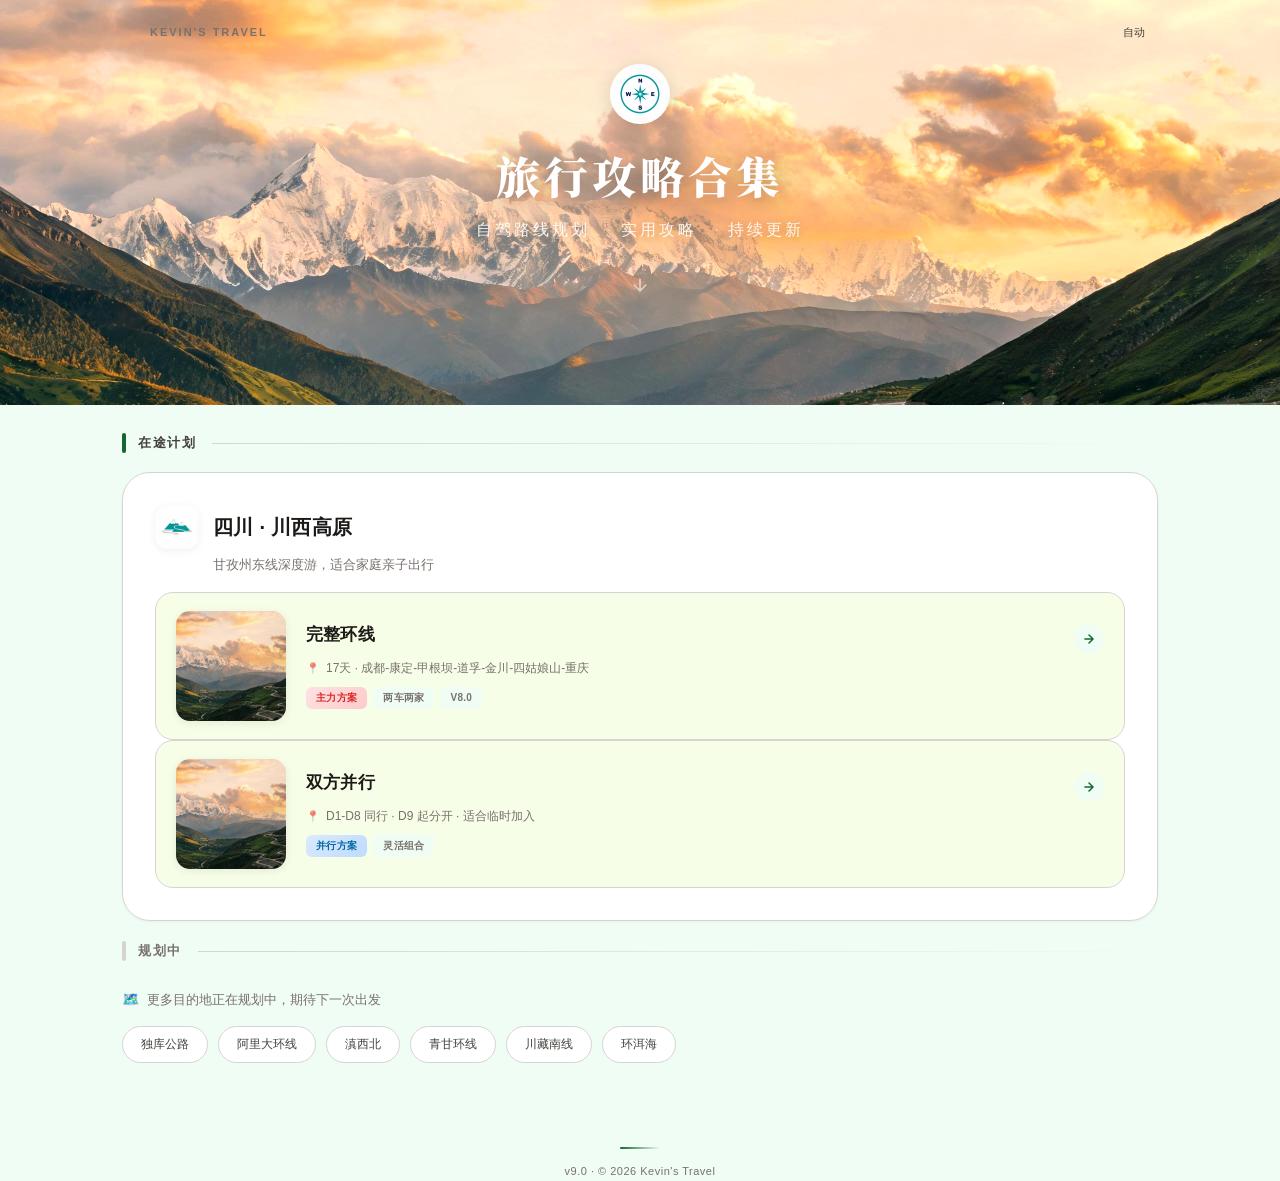
<file: index.html>
<!DOCTYPE html>
<html lang="zh-CN">
<head>
    <meta charset="UTF-8">
    <meta name="viewport" content="width=device-width, initial-scale=1.0, minimum-scale=1.0, maximum-scale=5.0">
    <meta name="description" content="旅行攻略合集 - 川西、新疆、西藏等自驾路线规划">
    <title>旅行攻略合集 | Kevin's Travel</title>
    <link rel="icon" href="assets/icon-compass.jpg">
    <link rel="preconnect" href="https://fonts.googleapis.com">
    <link rel="preconnect" href="https://fonts.gstatic.com" crossorigin>
    <link href="https://fonts.googleapis.com/css2?family=Noto+Serif+SC:wght@600;700;900&family=Inter:wght@400;500;600;700;800&display=swap" rel="stylesheet">
    <link id="themeCSS" rel="stylesheet" href="themes/journal.css">
    <style>
        /* ===== Reset & Base ===== */
        * { margin: 0; padding: 0; box-sizing: border-box; }

        html { scroll-behavior: smooth; }

        body {
            font-family: -apple-system, BlinkMacSystemFont, "HarmonyOS Sans", "PingFang SC", "Microsoft YaHei", "Noto Sans SC", sans-serif;
            background: var(--bg-body);
            color: var(--text);
            line-height: 1.6;
            font-size: 15px;
            min-height: 100vh;
            -webkit-font-smoothing: antialiased;
            -moz-osx-font-smoothing: grayscale;
        }

        /* ===== Top Bar ===== */
        .top-bar {
            position: relative;
            z-index: 10;
            max-width: 1100px;
            margin: 0 auto;
            padding: 16px 24px 0;
            display: flex;
            justify-content: space-between;
            align-items: center;
        }

        @media (min-width: 769px) {
            .top-bar { padding: 20px 32px 0; }
        }

        .brand {
            display: flex;
            align-items: center;
            gap: 8px;
            font-size: 11px;
            font-weight: 600;
            color: var(--text-light);
            letter-spacing: 2px;
            text-transform: uppercase;
        }

        .brand::before {
            content: '';
            width: 20px;
            height: 20px;
            background: var(--gradient-sky);
            border-radius: 50%;
            opacity: 0.8;
            flex-shrink: 0;
        }

        .theme-bar {
            display: flex;
            gap: 5px;
            align-items: center;
            flex-wrap: wrap;
            justify-content: flex-end;
        }

        .theme-btn {
            background: transparent;
            border: 1.5px solid var(--border);
            border-radius: 20px;
            color: var(--text-secondary);
            padding: 4px 10px;
            font-size: 11px;
            cursor: pointer;
            white-space: nowrap;
            transition: all 0.2s ease;
            font-family: inherit;
        }

        .theme-btn:hover { border-color: var(--primary); color: var(--primary); }
        .theme-btn.active {
            background: var(--primary);
            color: #fff;
            border-color: var(--primary);
        }

        .dark-toggle-btn {
            background: var(--glass-bg);
            backdrop-filter: blur(8px);
            -webkit-backdrop-filter: blur(8px);
            border: 1.5px solid var(--glass-border);
            border-radius: 20px;
            color: var(--text-secondary);
            padding: 5px 12px;
            font-size: 11px;
            cursor: pointer;
            white-space: nowrap;
            transition: all 0.25s ease;
            font-family: inherit;
            font-weight: 500;
            letter-spacing: 0.5px;
        }

        .dark .dark-toggle-btn {
            background: var(--dark-glass-bg);
            border-color: var(--dark-glass-border);
            color: var(--dark-text-secondary);
        }

        .dark-toggle-btn:hover {
            border-color: var(--primary);
            color: var(--primary);
            background: var(--primary-bg);
        }

        /* ===== Hero ===== */
        .hero {
            position: relative;
            overflow: hidden;
            color: white;
            padding: 40px 24px 60px;
            margin: -52px 0 0 0;
            text-align: center;
            min-height: 340px;
            display: flex;
            flex-direction: column;
            justify-content: center;
            align-items: center;
        }

        @media (min-width: 769px) {
            .hero { padding: 72px 48px 96px; min-height: 420px; margin-top: -60px; }
        }

        /* Hero background image */
        .hero::before {
            content: '';
            position: absolute;
            inset: 0;
            background-image: url('assets/hero-sichuan.jpg');
            background-size: cover;
            background-position: center 25%;
            z-index: 0;
            filter: saturate(1.05) contrast(1.1);
        }

        /* Hero gradient overlay */
        .hero::after {
            content: '';
            position: absolute;
            inset: 0;
            background: var(--hero-overlay);
            z-index: 1;
        }

        .dark .hero::after {
            background: var(--dark-hero-overlay);
        }

        .hero-content {
            position: relative;
            z-index: 3;
            max-width: 700px;
            width: 100%;
            animation: heroFadeIn 0.8s ease-out;
        }

        @keyframes heroFadeIn {
            from { opacity: 0; transform: translateY(20px); }
            to   { opacity: 1; transform: translateY(0); }
        }

        .hero-icon {
            display: inline-flex;
            align-items: center;
            justify-content: center;
            width: 52px;
            height: 52px;
            border-radius: 50%;
            background: var(--glass-bg);
            backdrop-filter: blur(var(--glass-blur));
            -webkit-backdrop-filter: blur(var(--glass-blur));
            margin-bottom: 20px;
            overflow: hidden;
            border: 2px solid var(--glass-border);
            box-shadow: 0 4px 20px rgba(0,0,0,0.15);
            transition: transform 0.3s ease;
        }

        .hero-icon:hover { transform: scale(1.05); }

        .hero-icon img {
            width: 100%;
            height: 100%;
            object-fit: cover;
        }

        @media (min-width: 769px) {
            .hero-icon { width: 60px; height: 60px; margin-bottom: 24px; }
        }

        .hero h1 {
            font-family: "Noto Serif SC", serif;
            font-size: 30px;
            font-weight: 900;
            margin-bottom: 10px;
            letter-spacing: 3px;
            text-shadow: 0 2px 24px rgba(0,0,0,0.35);
            line-height: 1.25;
        }

        @media (min-width: 769px) {
            .hero h1 { font-size: 44px; margin-bottom: 14px; letter-spacing: 4px; }
        }

        .hero-subtitle {
            font-size: 14px;
            opacity: 0.9;
            font-weight: 400;
            letter-spacing: 2px;
            line-height: 1.6;
            text-shadow: 0 1px 12px rgba(0,0,0,0.25);
        }

        @media (min-width: 769px) {
            .hero-subtitle { font-size: 16px; letter-spacing: 3px; }
        }

        .hero-subtitle span {
            display: inline-block;
            padding: 0 12px;
            position: relative;
        }

        .hero-subtitle span + span::before {
            content: '·';
            position: absolute;
            left: -2px;
            opacity: 0.5;
        }

        /* Hero scroll indicator */
        .hero-scroll {
            position: relative;
            z-index: 3;
            margin-top: 28px;
            animation: bounceDown 2s ease-in-out infinite;
        }

        .hero-scroll svg {
            width: 20px;
            height: 20px;
            stroke: rgba(255,255,255,0.6);
            fill: none;
            stroke-width: 2;
            stroke-linecap: round;
        }

        @keyframes bounceDown {
            0%, 100% { transform: translateY(0); opacity: 0.6; }
            50% { transform: translateY(6px); opacity: 1; }
        }

        @media (min-width: 769px) {
            .hero-scroll { margin-top: 32px; }
        }

        /* ===== Content Area ===== */
        .content-area {
            max-width: 1100px;
            margin: 0 auto;
            padding: 20px 24px 40px;
            position: relative;
        }

        @media (min-width: 769px) {
            .content-area { padding: 28px 32px 56px; }
        }

        /* ===== Section Label ===== */
        .section-label {
            display: flex;
            align-items: center;
            gap: 12px;
            margin-bottom: 18px;
            position: relative;
        }

        .section-label::after {
            content: '';
            flex: 1;
            height: 1px;
            background: linear-gradient(90deg, var(--border) 0%, transparent 100%);
            margin-left: 4px;
        }

        .section-label-dot {
            width: 4px;
            height: 20px;
            border-radius: 2px;
            background: var(--primary);
            flex-shrink: 0;
        }

        .section-label-text {
            font-size: 13px;
            font-weight: 600;
            color: var(--text-secondary);
            letter-spacing: 1.5px;
            text-transform: uppercase;
            white-space: nowrap;
        }

        /* ===== Destination Card ===== */
        .dest-card {
            background: var(--bg-card);
            border-radius: 24px;
            padding: 24px;
            margin-bottom: 20px;
            box-shadow: var(--shadow-sm);
            border: 1px solid var(--border);
            transition: all 0.3s cubic-bezier(0.4, 0, 0.2, 1);
            position: relative;
            overflow: visible;
        }

        @media (min-width: 769px) {
            .dest-card { padding: 32px; border-radius: 28px; }
        }

        .dest-card:hover {
            box-shadow: var(--shadow-lg);
            border-color: var(--primary-border);
        }

        /* Subtle decorative gradient bar on the left */
        .dest-card::before {
            content: '';
            position: absolute;
            left: 0;
            top: 0;
            bottom: 0;
            width: 3px;
            background: var(--gradient-sky);
            border-radius: 0 3px 3px 0;
            opacity: 0.6;
        }

        .dark .dest-card::before {
            opacity: 0.4;
        }

        .dest-card-header {
            display: flex;
            align-items: center;
            gap: 14px;
            margin-bottom: 6px;
        }

        .dest-card-icon {
            width: 40px;
            height: 40px;
            border-radius: 12px;
            display: flex;
            align-items: center;
            justify-content: center;
            flex-shrink: 0;
            overflow: hidden;
            box-shadow: 0 2px 8px rgba(0,0,0,0.06);
        }

        @media (min-width: 769px) {
            .dest-card-icon { width: 44px; height: 44px; }
        }

        .dest-card-icon img {
            width: 100%;
            height: 100%;
            object-fit: cover;
        }

        .dest-card-icon.sichuan {
            background: linear-gradient(135deg, #DBEAFE, #E0F2FE);
        }

        .dark .dest-card-icon.sichuan {
            background: linear-gradient(135deg, #1E3A5F, #0C4A6E);
        }

        .dest-card-icon.xinjiang {
            background: linear-gradient(135deg, #FEF3C7, #FDE68A);
        }

        .dark .dest-card-icon.xinjiang {
            background: linear-gradient(135deg, #78350F, #92400E);
        }

        .dest-card-icon.xizang {
            background: linear-gradient(135deg, #F3E8FF, #EDE9FE);
        }

        .dark .dest-card-icon.xizang {
            background: linear-gradient(135deg, #3B0764, #581C87);
        }

        .dest-card h2 {
            font-size: 18px;
            color: var(--text);
            font-weight: 700;
            line-height: 1.3;
            letter-spacing: 0.3px;
        }

        @media (min-width: 769px) {
            .dest-card h2 { font-size: 20px; }
        }

        .dest-card-desc {
            font-size: 13px;
            color: var(--text-light);
            margin-bottom: 18px;
            padding-left: 54px;
            line-height: 1.5;
        }

        @media (min-width: 769px) {
            .dest-card-desc { padding-left: 58px; }
        }

        /* ===== Route Grid / Carousel ===== */
        .dest-grid {
            display: block;
            padding: 0;
            margin: 0;
            padding-bottom: 70vh;
        }

        .dest-grid::-webkit-scrollbar { display: none; }

        .dest-grid > .route-card {
            position: sticky;
            top: 88px;
            margin-bottom: 0;
            width: 100%;
        }

        /* 层叠滚动：后一张（DOM 靠后）粘在略低位置（露 14px 顶边），滚上来时盖住前一张；
           前一张内容缩小 + 上移 + 淡出，让标题从露出区露出来，形成两张卡叠在一起的层次感。 */
        .dest-grid > .route-card + .route-card {
            top: 102px;
        }

        @media (min-width: 769px) {
            .dest-grid {
                overflow: visible;
                margin: 0;
                padding: 0;
            }

            .dest-grid > .route-card {
                width: 100%;
                scroll-snap-align: none;
            }
        }

        /* ===== Swipe Dots ===== */
        .swipe-dots {
            display: none;
            justify-content: center;
            gap: 6px;
            margin-top: 14px;
        }

        .swipe-dot {
            width: 6px;
            height: 6px;
            border-radius: 50%;
            background: var(--border);
            transition: all 0.3s cubic-bezier(0.4, 0, 0.2, 1);
        }

        .swipe-dot.active {
            background: var(--primary);
            width: 20px;
            border-radius: 3px;
        }

        @media (min-width: 769px) {
            .swipe-dots { display: none; }
        }

        /* ===== Route Card ===== */
        .route-card {
            background: var(--bg-highlight);
            backdrop-filter: blur(12px);
            -webkit-backdrop-filter: blur(12px);
            border: 1px solid var(--border);
            border-radius: 16px;
            overflow: visible;
            transition: all 0.3s cubic-bezier(0.4, 0, 0.2, 1);
            position: relative;
        }

        @media (min-width: 769px) {
            .route-card { border-radius: 18px; }
        }

        .route-card:hover {
            border-color: var(--primary-border);
            box-shadow: var(--shadow-primary);
        }

        .route-card a {
            display: flex;
            align-items: center;
            gap: 16px;
            text-decoration: none;
            color: var(--text);
            padding: 16px 18px;
            transition: opacity 0.25s ease, transform 0.25s ease;
            transform-origin: center center;
        }

        @media (min-width: 769px) {
            .route-card a { padding: 18px 20px; gap: 20px; }
        }

        /* Thumbnail */
        .route-thumb {
            width: 88px;
            height: 88px;
            border-radius: 12px;
            overflow: hidden;
            flex-shrink: 0;
            position: relative;
            box-shadow: 0 2px 8px rgba(0,0,0,0.08);
        }

        @media (min-width: 769px) {
            .route-thumb { width: 110px; height: 110px; border-radius: 14px; }
        }

        .route-thumb img {
            width: 100%;
            height: 100%;
            object-fit: cover;
            display: block;
            transition: transform 0.4s ease;
        }

        .route-card:hover .route-thumb img {
            transform: scale(1.08);
        }

        /* Thumbnail overlay gradient */
        .route-thumb::after {
            content: '';
            position: absolute;
            inset: 0;
            background: linear-gradient(135deg, transparent 50%, rgba(0,0,0,0.10) 100%);
            pointer-events: none;
        }

        .route-info {
            flex: 1;
            min-width: 0;
        }

        .route-card-top {
            display: flex;
            justify-content: space-between;
            align-items: flex-start;
            gap: 8px;
        }

        .route-name {
            font-weight: 700;
            font-size: 16px;
            line-height: 1.35;
            color: var(--text);
            letter-spacing: 0.2px;
        }

        @media (min-width: 769px) {
            .route-name { font-size: 17px; }
        }

        .route-arrow {
            flex-shrink: 0;
            width: 30px;
            height: 30px;
            border-radius: 50%;
            background: var(--primary-bg);
            display: flex;
            align-items: center;
            justify-content: center;
            transition: all 0.3s cubic-bezier(0.4, 0, 0.2, 1);
        }

        .route-arrow svg {
            width: 14px;
            height: 14px;
            stroke: var(--primary);
            fill: none;
            stroke-width: 2.5;
            stroke-linecap: round;
            stroke-linejoin: round;
            transition: transform 0.3s ease;
        }

        .route-card:hover .route-arrow {
            background: var(--gradient-sky);
        }

        .route-card:hover .route-arrow svg {
            stroke: white;
            transform: translateX(2px);
        }

        .route-meta {
            font-size: 12px;
            color: var(--text-light);
            margin-top: 5px;
            line-height: 1.5;
            display: flex;
            align-items: center;
            gap: 6px;
        }

        .route-meta::before {
            content: '📍';
            font-size: 11px;
            opacity: 0.7;
        }

        .route-tags {
            display: flex;
            gap: 6px;
            margin-top: 10px;
            flex-wrap: wrap;
        }

        .route-tag {
            font-size: 10px;
            padding: 3px 10px;
            border-radius: 6px;
            font-weight: 600;
            letter-spacing: 0.3px;
            text-transform: uppercase;
        }

        .route-tag.main {
            background: linear-gradient(135deg, #FEE2E2, #FECACA);
            color: #DC2626;
        }

        .dark .route-tag.main {
            background: linear-gradient(135deg, #7F1D1D, #991B1B);
            color: #FCA5A5;
        }

        .route-tag.parallel {
            background: linear-gradient(135deg, #DBEAFE, #BFDBFE);
            color: #0369A1;
        }

        .dark .route-tag.parallel {
            background: linear-gradient(135deg, #1E3A5F, #1E40AF);
            color: #93C5FD;
        }

        .route-tag.info {
            background: var(--bg-body);
            color: var(--text-light);
        }

        .dark .route-tag.info {
            background: var(--dark-bg-secondary);
            color: var(--dark-text-light);
        }

        /* ===== Future Destinations ===== */
        .future-section {
            padding: 8px 0 0;
        }

        .future-text {
            font-size: 13px;
            color: var(--text-light);
            line-height: 1.7;
            display: flex;
            align-items: center;
            gap: 8px;
        }

        .future-text::before {
            content: '🗺️';
            font-size: 14px;
        }

        .future-chips {
            display: flex;
            gap: 10px;
            margin-top: 14px;
            overflow-x: auto;
            -webkit-overflow-scrolling: touch;
            padding-bottom: 4px;
        }

        .future-chips::-webkit-scrollbar { display: none; }

        .future-chip {
            flex-shrink: 0;
            font-size: 12px;
            color: var(--text-secondary);
            padding: 8px 18px;
            border-radius: 100px;
            background: var(--bg-card);
            backdrop-filter: blur(8px);
            -webkit-backdrop-filter: blur(8px);
            border: 1px solid var(--border);
            white-space: nowrap;
            transition: all 0.25s cubic-bezier(0.4, 0, 0.2, 1);
            font-weight: 500;
            cursor: default;
        }

        .future-chip:hover {
            border-color: var(--primary-border);
            color: var(--primary);
            background: var(--primary-bg);
            transform: translateY(-1px);
            box-shadow: 0 2px 8px rgba(2,132,199,0.08);
        }

        /* ===== Footer ===== */
        .footer {
            text-align: center;
            padding: 24px 24px 0;
            font-size: 11px;
            color: var(--text-light);
            max-width: 1100px;
            margin: 0 auto;
            letter-spacing: 0.5px;
        }

        .footer-divider {
            width: 40px;
            height: 2px;
            background: linear-gradient(90deg, var(--primary), transparent);
            border-radius: 1px;
            margin: 0 auto 14px;
        }

        .footer a {
            color: var(--primary);
            text-decoration: none;
        }

        .footer a:hover {
            text-decoration: underline;
        }

        /* ===== Responsive fine-tuning ===== */
        @media (max-width: 480px) {
            .dest-card { padding: 18px; border-radius: 20px; }
            .dest-grid { margin: 0; }
            .dest-grid > .route-card { min-width: 0; width: 100%; }
            .route-card a { padding: 12px 14px; gap: 12px; }
            .route-thumb { width: 72px; height: 72px; }
            .route-name { font-size: 14px; }
        }

        /* ===== Page transition ===== */
        .content-area > * {
            animation: sectionFadeIn 0.6s ease-out both;
        }

        .content-area > *:nth-child(2) { animation-delay: 0.1s; }
        .content-area > *:nth-child(3) { animation-delay: 0.2s; }

        @keyframes sectionFadeIn {
            from { opacity: 0; }
            to   { opacity: 1; }
        }
    </style>
</head>
<body>
    <!-- Top bar -->
    <div class="top-bar">
        <div class="brand">Kevin's Travel</div>
        <div class="theme-bar" id="themeBar">
            <button class="dark-toggle-btn" id="darkToggle">自动</button>
        </div>
    </div>

    <!-- Hero -->
    <div class="hero">
        <div class="hero-content">
            <div class="hero-icon"><img src="assets/icon-compass.jpg" alt=""></div>
            <h1>旅行攻略合集</h1>
            <p class="hero-subtitle">
                <span>自驾路线规划</span>
                <span>实用攻略</span>
                <span>持续更新</span>
            </p>
        </div>
        <div class="hero-scroll">
            <svg viewBox="0 0 24 24"><path d="M12 5v14M19 12l-7 7-7-7"/></svg>
        </div>
    </div>

    <!-- Content area -->
    <div class="content-area">
        <!-- Section: Active Routes -->
        <div class="section-label">
            <div class="section-label-dot"></div>
            <div class="section-label-text">在途计划</div>
        </div>

        <!-- Sichuan Section -->
        <div class="dest-card">
            <div class="dest-card-header">
                <div class="dest-card-icon sichuan"><img src="assets/icon-sichuan.jpg" alt=""></div>
                <h2>四川 · 川西高原</h2>
            </div>
            <p class="dest-card-desc">甘孜州东线深度游，适合家庭亲子出行</p>

            <div class="dest-grid">
                <div class="route-card">
                    <a href="west-sichuan.html">
                        <div class="route-thumb">
                            <img src="assets/hero-sichuan.jpg" alt="川西环线">
                        </div>
                        <div class="route-info">
                            <div class="route-card-top">
                                <span class="route-name">完整环线</span>
                                <div class="route-arrow">
                                    <svg viewBox="0 0 24 24"><path d="M5 12h14M12 5l7 7-7 7"/></svg>
                                </div>
                            </div>
                            <div class="route-meta">17天 · 成都-康定-甲根坝-道孚-金川-四姑娘山-重庆</div>
                            <div class="route-tags">
                                <span class="route-tag main">主力方案</span>
                                <span class="route-tag info">两车两家</span>
                                <span class="route-tag info">V8.0</span>
                            </div>
                        </div>
                    </a>
                </div>

                <div class="route-card">
                    <a href="paired-trip.html">
                        <div class="route-thumb">
                            <img src="assets/hero-sichuan.jpg" alt="并行方案">
                        </div>
                        <div class="route-info">
                            <div class="route-card-top">
                                <span class="route-name">双方并行</span>
                                <div class="route-arrow">
                                    <svg viewBox="0 0 24 24"><path d="M5 12h14M12 5l7 7-7 7"/></svg>
                                </div>
                            </div>
                            <div class="route-meta">D1-D8 同行 · D9 起分开 · 适合临时加入</div>
                            <div class="route-tags">
                                <span class="route-tag parallel">并行方案</span>
                                <span class="route-tag info">灵活组合</span>
                            </div>
                        </div>
                    </a>
                </div>
            </div>
            <div class="swipe-dots" id="swipeDots">
                <div class="swipe-dot active"></div>
                <div class="swipe-dot"></div>
            </div>
        </div>

        <!-- Section: Future -->
        <div class="section-label">
            <div class="section-label-dot" style="background: var(--border);"></div>
            <div class="section-label-text" style="color: var(--text-light);">规划中</div>
        </div>

        <div class="future-section">
            <p class="future-text">更多目的地正在规划中，期待下一次出发</p>
            <div class="future-chips">
                <span class="future-chip">独库公路</span>
                <span class="future-chip">阿里大环线</span>
                <span class="future-chip">滇西北</span>
                <span class="future-chip">青甘环线</span>
                <span class="future-chip">川藏南线</span>
                <span class="future-chip">环洱海</span>
            </div>
        </div>
    </div>

    <!-- Footer -->
    <div class="footer">
        <div class="footer-divider"></div>
        <span id="versionTop">v9.0</span> · © 2026 Kevin's Travel
    </div>

    <script>
        function setupThemeSystem() {
            const themeLink = document.getElementById('themeCSS');
            const darkBtn = document.getElementById('darkToggle');
            const html = document.documentElement;

            // 配色主题：每次加载随机挑选一个（山野蓝调 default / 手账 journal / 杂志 magazine / 极简 minimal / 高原 plateau），明暗由下方 auto 单独控制
            const COLOR_THEMES = ['default', 'journal', 'magazine', 'minimal', 'plateau'];
            const randomTheme = COLOR_THEMES[Math.floor(Math.random() * COLOR_THEMES.length)];
            themeLink.href = 'themes/' + randomTheme + '.css';
            localStorage.setItem('colorTheme', randomTheme);

            // 明暗模式：auto 跟随系统 / light / dark，默认 auto（浅）
            const mq = window.matchMedia('(prefers-color-scheme: dark)');

            function syncFromSystem() {
                const isDark = mq.matches;
                html.classList.toggle('dark', isDark);
                return isDark;
            }
            function updateBtn(mode, isDark) {
                darkBtn.textContent = (mode === 'auto') ? '自动' : (isDark ? '浅色' : '深色');
            }

            let mode = localStorage.getItem('themeMode') || 'auto';
            if (mode === 'auto') {
                updateBtn('auto', syncFromSystem());
            } else {
                const isDark = (mode === 'dark');
                html.classList.toggle('dark', isDark);
                updateBtn(mode, isDark);
            }

            // 实时跟随系统（仅 auto 模式）
            mq.addEventListener('change', function() {
                if ((localStorage.getItem('themeMode') || 'auto') === 'auto') {
                    updateBtn('auto', syncFromSystem());
                }
            });

            // 点击循环：自动 → 浅色 → 深色 → 自动
            darkBtn.addEventListener('click', function() {
                const cur = localStorage.getItem('themeMode') || 'auto';
                let next, isDark;
                if (cur === 'auto')       { next = 'light'; isDark = false; }
                else if (cur === 'light') { next = 'dark';  isDark = true;  }
                else                      { next = 'auto';  isDark = mq.matches; }
                html.classList.toggle('dark', isDark);
                localStorage.setItem('themeMode', next);
                updateBtn(next, isDark);
            });
        }

        document.addEventListener('DOMContentLoaded', function() {
            setupThemeSystem();
            setupSwipeDots();
            setupStackScroll();
        });

        function setupSwipeDots() {
            var grid = document.querySelector('.dest-grid');
            var dots = document.querySelectorAll('#swipeDots .swipe-dot');
            if (!grid || dots.length === 0) return;

            grid.addEventListener('scroll', function() {
                var cardWidth = grid.scrollWidth / grid.children.length;
                var idx = Math.round(grid.scrollLeft / cardWidth);
                dots.forEach(function(d, i) {
                    d.classList.toggle('active', i === idx);
                });
            });
        }

        // 层叠滚动：后一张卡片叠上来时，被压住的卡片轻微缩小淡出，强化堆叠层次。
        // 纯 CSS sticky 已保证堆叠位置，此段为视觉增强，失效也不影响堆叠。
        function setupStackScroll() {
            var grid = document.querySelector('.dest-grid');
            if (!grid) return;
            var cards = Array.prototype.slice.call(grid.querySelectorAll(':scope > .route-card'));
            if (cards.length < 2) return;
            var firstTop = 88;
            var secondTop = 102;
            var offset = 24;

            function update() {
                for (var i = 0; i < cards.length; i++) {
                    var card = cards[i];
                    var inner = card.querySelector('a');
                    var progress = 0;
                    if (i === 0 && cards[i + 1]) {
                        // 第一张卡：根据第二张卡接近其 sticky 位置的程度缩小/上移/淡出
                        var nextTop = cards[i + 1].getBoundingClientRect().top;
                        progress = Math.min(1, Math.max(0, (secondTop + offset - nextTop) / offset));
                    } else if (i === cards.length - 1) {
                        // 最后一张卡：根据它是否快被滚走做轻微淡出
                        progress = Math.min(1, Math.max(0, (firstTop - card.getBoundingClientRect().top) / 80));
                    }
                    var opacity = (1 - progress * 0.5).toFixed(3);
                    var scale = (1 - progress * 0.1).toFixed(3);
                    var translateY = (-progress * 16).toFixed(1);
                    var ringAlpha = (progress * 0.6).toFixed(3);
                    if (inner) {
                        inner.style.opacity = opacity;
                        inner.style.transform = 'scale(' + scale + ') translateY(' + translateY + 'px)';
                    }
                    // 蓝色 outline 加在 sticky 外层，不会被 overflow:hidden 裁掉
                    card.style.outline = '3px solid rgba(2, 132, 199, ' + ringAlpha + ')';
                    card.style.outlineOffset = '4px';
                    card.style.zIndex = String(i + 1);
                }
            }

            window.addEventListener('scroll', update, { passive: true });
            window.addEventListener('resize', update);
            update();
        }
    </script>
</body>
</html>
</file>
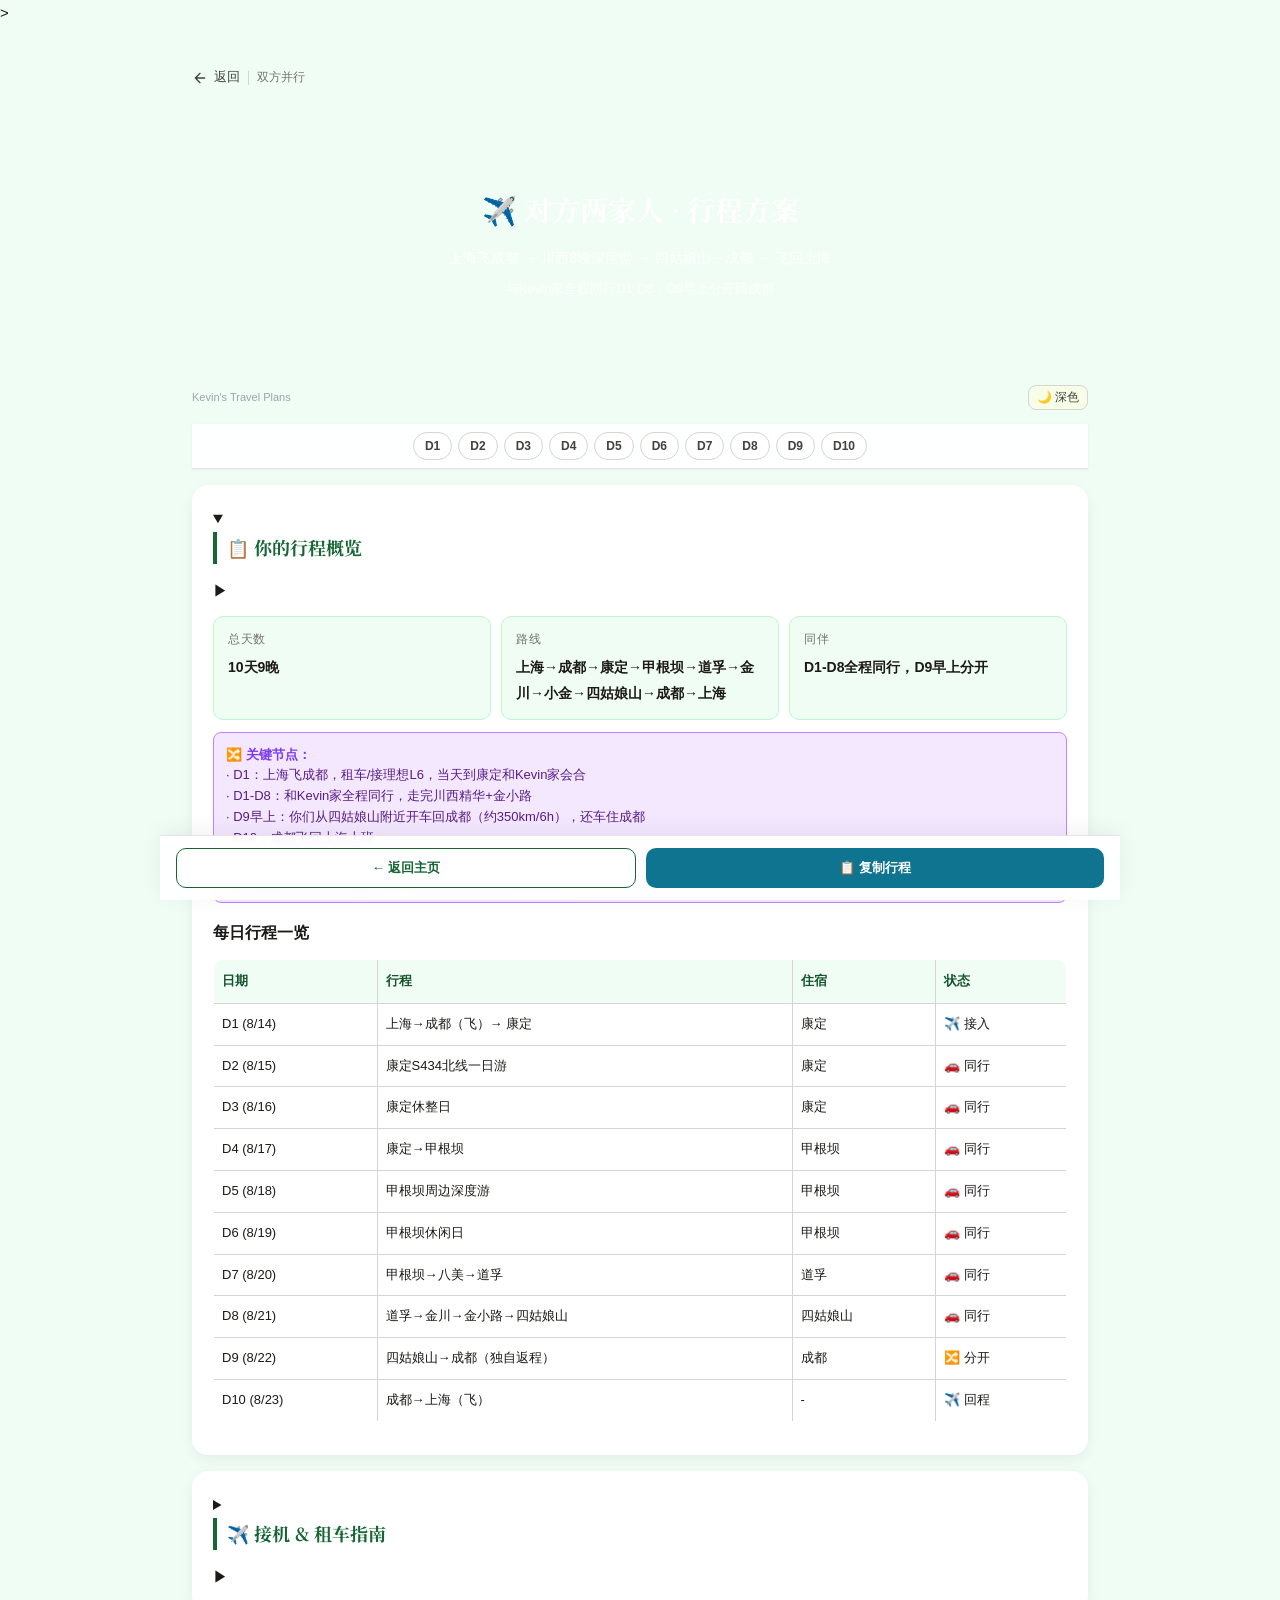
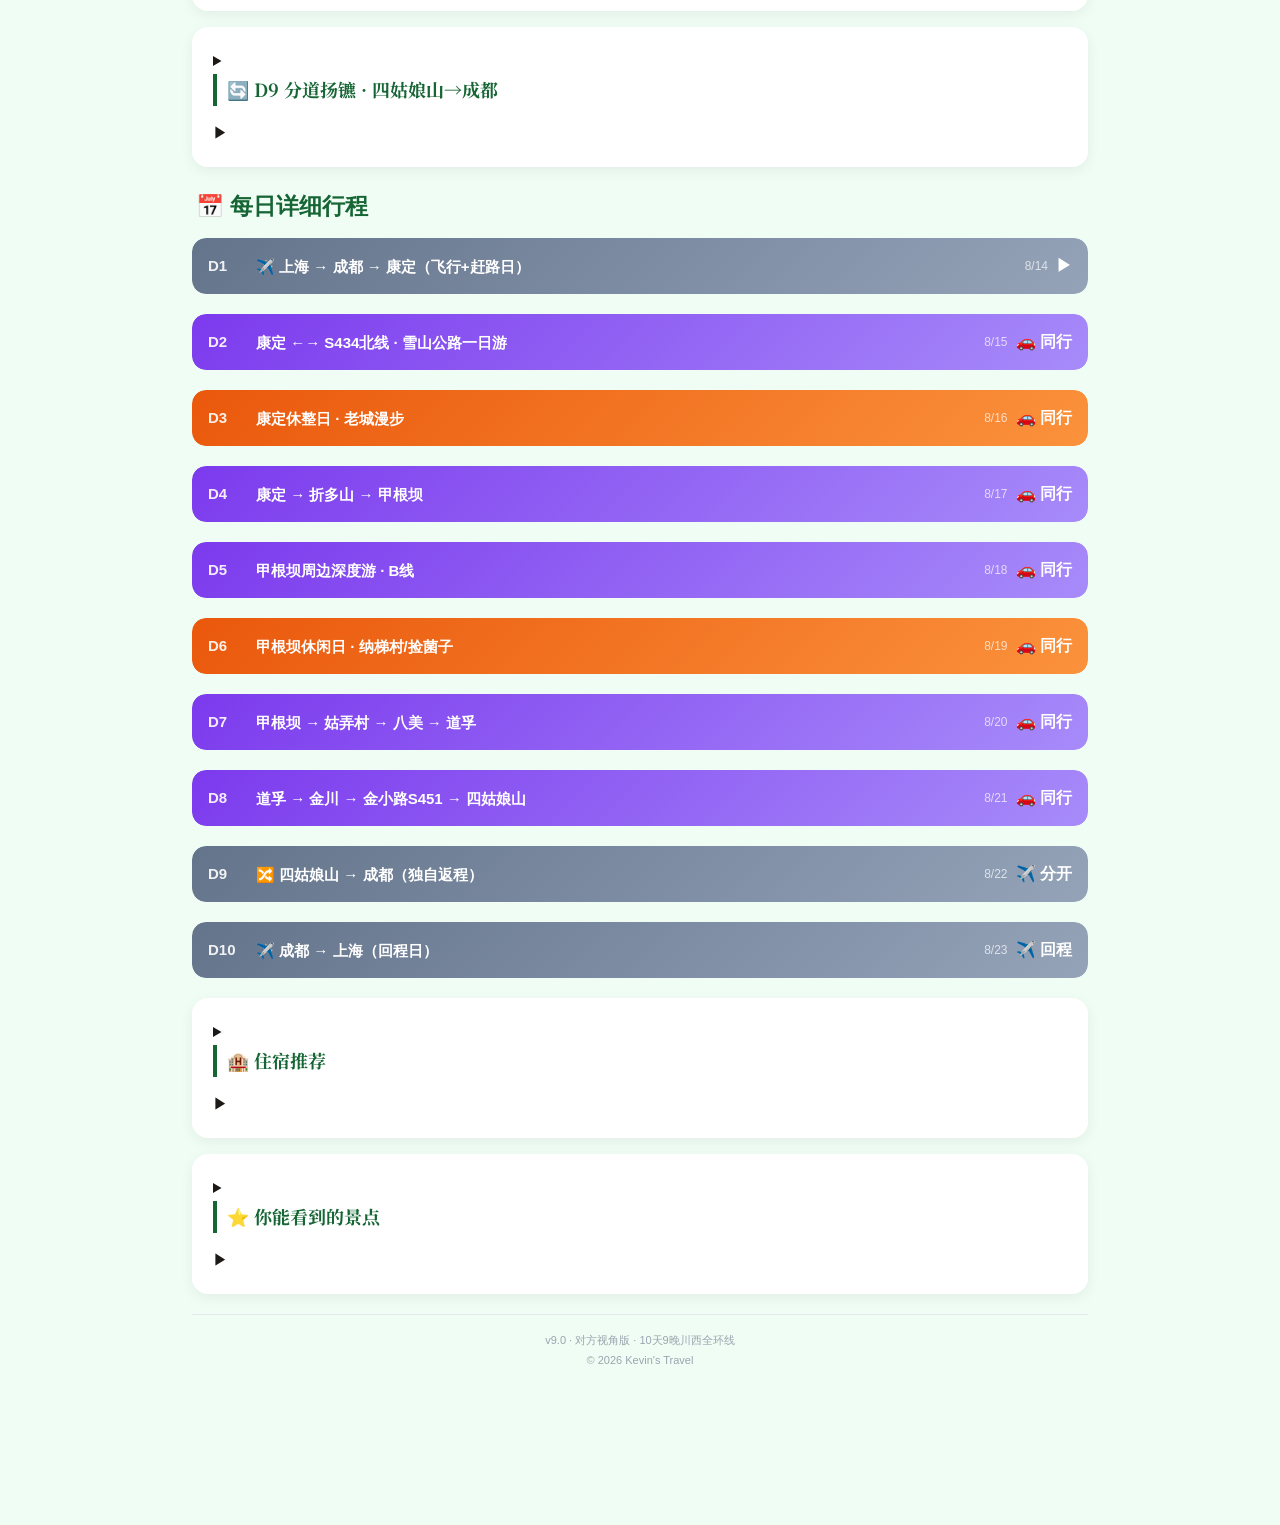
<file: paired-trip.html>
﻿<!DOCTYPE html>
<html lang="zh-CN">
<head>
    <meta charset="UTF-8">
    <meta name="viewport" content="width=device-width, initial-scale=1.0, minimum-scale=1.0, maximum-scale=5.0">
    <meta name="description" content="川西自驾·对方视角版：全程同行D1-D8，D9早上从四姑娘山附近开车回成都还车，D10飞回上海">
    <title>川西自驾·对方版 | V8.0</title>
    <link rel="icon" href="assets/icon-compass.jpg">>
    <link rel="preconnect" href="https://fonts.googleapis.com">
    <link rel="preconnect" href="https://fonts.gstatic.com" crossorigin>
    <link href="https://fonts.googleapis.com/css2?family=Noto+Serif+SC:wght@600;700&display=swap" rel="stylesheet">
    <link id="themeCSS" rel="stylesheet" href="themes/default.css">
    <style>
        * { margin: 0; padding: 0; box-sizing: border-box; }
        body {
            font-family: -apple-system, BlinkMacSystemFont, "HarmonyOS Sans", "PingFang SC", "Microsoft YaHei", "Noto Sans SC", sans-serif;
            background: var(--bg-body);
            color: var(--text);
            line-height: 1.75;
            padding-bottom: 110px;
            font-size: 15px;
        }
        .container { max-width: 480px; margin: 0 auto; padding: 16px; }
        @media (min-width: 769px) { .container { max-width: 960px; padding: 28px 32px; } }
        
        .header {
            position: relative; overflow: hidden; color: white;
            padding: 48px 24px 40px; border-radius: 20px;
            margin-bottom: 20px; text-align: center; min-height: 260px;
            display: flex; flex-direction: column; justify-content: center; align-items: center;
        }
        .header::before {
            content: '';
            position: absolute;
            inset: 0;
            background: url('https://platform-outputs.agnes-ai.space/images/t2i/c52bbadd032e4e80bf87395fa1976392.png') center/cover no-repeat;
            filter: brightness(0.5) saturate(1.2);
            z-index: 0;
        }
        .header h1 { position: relative; z-index: 1; font-size: 28px; font-weight: 700; margin-bottom: 12px; }
        .header p { position: relative; z-index: 1; font-size: 14px; opacity: 0.95; }

        .card { background: var(--bg-card); border-radius: 16px; padding: 20px; margin-bottom: 16px; box-shadow: var(--shadow-md); backdrop-filter: blur(12px); border: 1px solid rgba(255,255,255,0.6); }
        .card:hover { box-shadow: var(--shadow-lg); }
        .card h2 { font-size: 18px; color: var(--primary); margin-bottom: 14px; border-left: 4px solid var(--primary); padding-left: 10px; }
        .card h3 { font-size: 16px; margin: 16px 0 8px; color: var(--text); font-weight: 700; }
        .day-card { margin-bottom: 20px; }
        .day-card details { border-radius: 14px; overflow: hidden; background: transparent; }
        .day-card details summary.day-title { cursor: pointer; list-style: none; display: flex; justify-content: space-between; align-items: center; text-align: left; padding: 14px 16px; border-radius: 14px; min-height: 52px; font-weight: 600; font-size: 16px; color: white; }
        .day-card details[open] summary.day-title { border-radius: 14px 14px 0 0; }
        .day-num { display: inline-block; min-width: 2.8em; font-weight: 800; font-size: 15px; opacity: 0.9; }
        .day-text { flex: 1; text-align: left; margin: 0 6px; font-size: 15px; line-height: 1.4; }
        .day-date { font-size: 12px; opacity: 0.7; font-weight: 400; white-space: nowrap; margin-right: 8px; }
        .day-content { background: var(--bg-card); padding: 18px 16px; min-height: 60px; border-radius: 0 0 14px 14px; box-shadow: var(--shadow-md); backdrop-filter: blur(12px); border-top: none; }
        
        .info-grid { display: grid; grid-template-columns: 1fr; gap: 10px; margin: 12px 0; }
        .info-item { background: var(--primary-bg); padding: 12px 14px; border-radius: 10px; border: 1px solid var(--primary-border); }
        .info-item .label { color: var(--text-light); font-size: 12px; display: block; margin-bottom: 4px; font-weight: 500; text-transform: uppercase; letter-spacing: 0.05em; }
        .info-item .value { font-weight: 600; color: var(--text); font-size: 14px; line-height: 1.6; }

        table { width: 100%; border-collapse: collapse; font-size: 13px; margin: 12px 0; border-radius: 10px; overflow: hidden; border: 1px solid var(--border); }
        th, td { border: 1px solid var(--border); padding: 10px 8px; text-align: left; vertical-align: top; }
        th { background: var(--primary-bg); color: var(--primary-dark); font-weight: 700; font-size: 13px; }
        td { color: var(--text); line-height: 1.6; }

        .reason { background: var(--box-reason); border-left: 3px solid var(--primary); padding: 12px 14px; border-radius: 0 8px 8px 0; margin: 12px 0; font-size: 14px; color: var(--text); line-height: 1.7; }
        .reason strong { display: block; margin-bottom: 4px; color: var(--primary-dark); }

        .tag { display: inline-block; padding: 3px 10px; border-radius: 6px; font-size: 12px; font-weight: 600; margin-right: 6px; margin-bottom: 4px; }
        .tag-must { background: var(--tag-must-bg); color: var(--tag-must-text); }
        .tag-alt { background: var(--tag-alt-bg); color: var(--tag-alt-text); }
        .tag-pass { background: var(--tag-pass-bg); color: var(--tag-pass-text); }
        .tag-booked { background: var(--tag-booked-bg); color: var(--tag-booked-text); }

        .split-note { background: #F3E8FF; border: 1px solid #C084FC; border-radius: 8px; padding: 12px; margin: 12px 0; font-size: 13px; color: #581C87; line-height: 1.6; }
        .split-note strong { color: #7C3AED; }

        .day-nav { position: sticky; top: 0; z-index: 100; background: rgba(255,255,255,0.92); backdrop-filter: blur(8px); padding: 8px 0; margin-bottom: 16px; border-bottom: 1px solid var(--border-light); box-shadow: var(--shadow-sm); }
        .day-nav-inner { max-width: 480px; margin: 0 auto; display: flex; gap: 5px; overflow-x: auto; -webkit-overflow-scrolling: touch; scrollbar-width: none; padding: 0 16px; }
        .day-nav-inner::-webkit-scrollbar { display: none; }
        .day-nav-btn { flex: 0 0 auto; padding: 6px 11px; border-radius: 20px; border: 1.5px solid var(--border); background: white; color: var(--text-secondary); font-size: 12px; font-weight: 600; cursor: pointer; white-space: nowrap; transition: all 0.2s ease; }
        .day-nav-btn:hover { background: var(--primary-bg); border-color: var(--primary); color: var(--primary); }
        .day-nav-btn.active { background: var(--primary); color: white; border-color: var(--primary); box-shadow: var(--shadow-primary); }

        .fixed-bar { position: fixed; bottom: 0; left: 0; right: 0; max-width: 480px; margin: 0 auto; background: rgba(255,255,255,0.92); padding: 12px 16px; box-shadow: 0 -4px 20px rgba(0,0,0,0.06); backdrop-filter: blur(12px); display: flex; gap: 10px; z-index: 999; border-top: 1px solid var(--border-light); }
        .fixed-bar .btn { margin: 0; flex: 1; font-size: 13px; padding: 10px 8px; border-radius: 10px; }
        .btn { display: block; width: 100%; padding: 12px 16px; border: none; border-radius: 10px; background: var(--btn-bg); color: var(--btn-text); font-size: 15px; font-weight: 600; text-align: center; text-decoration: none; margin: 8px 0; cursor: pointer; }
        .btn-green { background: var(--teal); color: white; }
        .btn-outline { background: white; color: var(--primary); border: 1.5px solid var(--primary); }

        .theme-bar { display: flex; gap: 6px; align-items: center; flex-wrap: wrap; justify-content: flex-end; }
        .theme-btn { background: var(--primary-bg); border: 1.5px solid var(--primary-border); border-radius: 8px; color: var(--primary); padding: 3px 8px; font-size: 12px; cursor: pointer; }
        .theme-btn:hover { background: var(--primary-border); }
        .theme-btn.active { background: var(--primary); color: #fff; border-color: var(--primary); }
        .dark-toggle-btn { background: var(--bg-highlight); border: 1.5px solid var(--border); border-radius: 8px; color: var(--text-secondary); padding: 3px 8px; font-size: 12px; cursor: pointer; }

        .day-card[data-phase="travel"] details summary.day-title { background: linear-gradient(135deg, #64748B 0%, #94A3B8 100%); }
        .day-card[data-phase="plateau"] details summary.day-title { background: linear-gradient(135deg, #0D9488 0%, #14B8A6 100%); }
        .day-card[data-phase="rest"] details summary.day-title { background: linear-gradient(135deg, #EA580C 0%, #FB923C 100%); }
        .day-card[data-phase="together"] details summary.day-title { background: linear-gradient(135deg, #7C3AED 0%, #A78BFA 100%); }

        @media (min-width: 769px) { .info-grid { grid-template-columns: repeat(3, 1fr); } .fixed-bar { max-width: 960px; } .day-nav-inner { max-width: 960px; flex-wrap: wrap; overflow-x: visible; padding: 0; gap: 6px; justify-content: center; } }
        @media print { .fixed-bar, .day-nav, .btn, .theme-bar, .day-nav-btn { display: none !important; } .day-card details, .card details { display: block !important; } }
        html.dark body { background: var(--dark-bg); color: var(--dark-text); }
        html.dark .card, html.dark .day-content, html.dark .fixed-bar { background: var(--dark-card-bg); backdrop-filter: blur(12px); }
        html.dark .card h2 { color: var(--dark-primary); }
        html.dark .info-item { background: var(--dark-card-solid); border-color: var(--dark-border); }
        html.dark .tag-must { background: var(--dark-card-solid); color: var(--dark-primary-dim); }
        html.dark .tag-alt { background: var(--dark-reason-bg); color: var(--dark-teal); }
        html.dark .tag-pass { background: #374151; color: #D1D5DB; }
        html.dark .split-note { background: var(--dark-warn-bg); border-color: var(--dark-primary); color: var(--dark-text); }
        html.dark .split-note strong { color: var(--dark-primary); }
        html.dark .day-card[data-phase="together"] details summary.day-title { background: linear-gradient(135deg, var(--dark-primary) 0%, var(--dark-primary-end) 100%); }
        html.dark .day-nav { background: rgba(11,17,32,0.95); }
        html.dark .day-nav-btn { background: var(--dark-card-solid); color: var(--dark-text-secondary); }
        html.dark .day-nav-btn:hover { background: var(--dark-card-bg); }
        html.dark .day-nav-btn.active { background: var(--dark-primary); }
        html.dark .btn-outline { background: transparent; color: var(--dark-primary); }
        html.dark .btn-green { background: var(--dark-teal); }
        html.dark a { color: var(--dark-primary); }

        /* Back Bar */
        .back-bar {
            display: flex;
            align-items: center;
            gap: 8px;
            padding: 12px 0;
            margin-bottom: 8px;
        }
        .back-bar a {
            display: inline-flex;
            align-items: center;
            gap: 6px;
            text-decoration: none;
            color: var(--text-secondary);
            font-size: 13px;
            font-weight: 500;
            transition: color 0.15s ease;
        }
        .back-bar a:hover { color: var(--primary); }
        .back-bar a svg {
            width: 16px; height: 16px; stroke: currentColor; fill: none; stroke-width: 2; stroke-linecap: round; stroke-linejoin: round; }
        .back-bar .sep {
            width: 1px; height: 14px; background: var(--border); }
        .back-bar .page-title {
            font-size: 12px; color: var(--text-light); font-weight: 400; }
    </style>
</head>
<body>
<div class="container" id="content">
    <div class="back-bar">
        <a href="index.html"><svg viewBox="0 0 24 24"><path d="M19 12H5M12 19l-7-7 7-7"/></svg>返回</a>
        <div class="sep"></div>
        <span class="page-title">双方并行</span>
    </div>
    <div class="header">
        <h1>✈️ 对方两家人 · 行程方案</h1>
        <p>上海飞成都 → 川西8晚深度游 → 四姑娘山→成都 → 飞回上海</p>
        <p style="font-size:13px;margin-top:8px;opacity:0.8;">与Kevin家全程同行D1-D8，D9早上分开回成都</p>
    </div>

    <div style="display:flex;justify-content:space-between;align-items:center;margin:-4px 0 14px;">
        <div style="font-size:11px;color:#9CA3AF;">Kevin's Travel Plans</div>
        <div class="theme-bar">
            <button class="dark-toggle-btn" id="darkToggle">🌙 深色</button>
        </div>
    </div>

    <!-- 日程快速跳转栏 -->
    <div class="day-nav" id="dayNav">
        <div class="day-nav-inner">
            <button class="day-nav-btn" data-target="day-1">D1</button>
            <button class="day-nav-btn" data-target="day-2">D2</button>
            <button class="day-nav-btn" data-target="day-3">D3</button>
            <button class="day-nav-btn" data-target="day-4">D4</button>
            <button class="day-nav-btn" data-target="day-5">D5</button>
            <button class="day-nav-btn" data-target="day-6">D6</button>
            <button class="day-nav-btn" data-target="day-7">D7</button>
            <button class="day-nav-btn" data-target="day-8">D8</button>
            <button class="day-nav-btn" data-target="day-9">D9</button>
            <button class="day-nav-btn" data-target="day-10">D10</button>
        </div>
    </div>

    <!-- ====== 一、方案总览 ====== -->
    <div class="card">
        <details open>
            <summary>
                <h2>📋 你的行程概览</h2>
                <span class="arrow">▶</span>
            </summary>
            
            <div class="info-grid">
                <div class="info-item"><span class="label">总天数</span><span class="value">10天9晚</span></div>
                <div class="info-item"><span class="label">路线</span><span class="value">上海→成都→康定→甲根坝→道孚→金川→小金→四姑娘山→成都→上海</span></div>
                <div class="info-item"><span class="label">同伴</span><span class="value">D1-D8全程同行，D9早上分开</span></div>
            </div>

            <div class="split-note">
                <strong>🔀 关键节点：</strong><br>
                · D1：上海飞成都，租车/接理想L6，当天到康定和Kevin家会合<br>
                · D1-D8：和Kevin家全程同行，走完川西精华+金小路<br>
                · D9早上：你们从四姑娘山附近开车回成都（约350km/6h），还车住成都<br>
                · D10：成都飞回上海上班<br>
                <br>
                <strong>你们能看到的景点比预想的多！全程和金小路后半段一起走。</strong>
            </div>

            <h3>每日行程一览</h3>
            <table>
                <tr><th>日期</th><th>行程</th><th>住宿</th><th>状态</th></tr>
                <tr><td>D1 (8/14)</td><td>上海→成都（飞）→ 康定</td><td>康定</td><td>✈️ 接入</td></tr>
                <tr><td>D2 (8/15)</td><td>康定S434北线一日游</td><td>康定</td><td>🚗 同行</td></tr>
                <tr><td>D3 (8/16)</td><td>康定休整日</td><td>康定</td><td>🚗 同行</td></tr>
                <tr><td>D4 (8/17)</td><td>康定→甲根坝</td><td>甲根坝</td><td>🚗 同行</td></tr>
                <tr><td>D5 (8/18)</td><td>甲根坝周边深度游</td><td>甲根坝</td><td>🚗 同行</td></tr>
                <tr><td>D6 (8/19)</td><td>甲根坝休闲日</td><td>甲根坝</td><td>🚗 同行</td></tr>
                <tr><td>D7 (8/20)</td><td>甲根坝→八美→道孚</td><td>道孚</td><td>🚗 同行</td></tr>
                <tr><td>D8 (8/21)</td><td>道孚→金川→金小路→四姑娘山</td><td>四姑娘山</td><td>🚗 同行</td></tr>
                <tr><td>D9 (8/22)</td><td>四姑娘山→成都（独自返程）</td><td>成都</td><td>🔀 分开</td></tr>
                <tr><td>D10 (8/23)</td><td>成都→上海（飞）</td><td>-</td><td>✈️ 回程</td></tr>
            </table>
        </details>
    </div>

    <!-- ====== 二、接入指南 ====== -->
    <div class="card">
        <details>
            <summary>
                <h2>✈️ 接机 & 租车指南</h2>
                <span class="arrow">▶</span>
            </summary>
            <div class="reason">
                <strong>🛬 D1 到达成都</strong>
                <p>建议航班：上海浦东/虹桥 → 成都天府机场</p>
                <p>推荐航班时段：08:00-12:00 到达（上午航班优先）</p>
                <p>下飞机后：天府机场取租车 / 与Kevin家汇合</p>
            </div>
            <div class="reason">
                <strong>🚗 D1 下午：成都→康定</strong>
                <p>和Kevin家一起出发，走G5京昆高速→康定</p>
                <p>里程约140km，行车约2.5小时</p>
                <p>晚上到康定入住，和Kevin家正式会合</p>
            </div>
            <div class="tip-box">
                <h4>⚠️ 注意</h4>
                租车建议选择<span class="tag tag-must">SUV</span>，川西路况虽好但弯道多。<br>
                如果开自己的理想L6，直接开去成都酒店集合即可。
            </div>
        </details>
    </div>

    <!-- ====== 三、离开指南 ====== -->
    <div class="card">
        <details>
            <summary>
                <h2>🔄 D9 分道扬镳 · 四姑娘山→成都</h2>
                <span class="arrow">▶</span>
            </summary>
            <div class="split-note">
                <strong>今天你和Kevin家分开啦！</strong><br>
                Kevin家继续往重庆方向走，你独自返回成都。
            </div>
            <div class="reason">
                <strong>🚗 D9 四姑娘山 → 成都</strong>
                <p>里程：约 350km</p>
                <p>时间：约 6 小时</p>
                <p>路线：四姑娘山 → G350 → 巴朗山隧道 → 映秀 → 都江堰 → 成都</p>
                <p>路况：全程柏油路，轿车无压力</p>
            </div>
            <div class="reason">
                <strong>📍 时间参考</strong>
                <p>08:00 四姑娘山出发</p>
                <p>10:00 经过巴朗山隧道</p>
                <p>12:00 经过映秀</p>
                <p>14:00-15:00 到达成都</p>
            </div>
            <div class="tip-box">
                <h4>💡 D9 晚上安排</h4>
                到达成都后还车，入住成都酒店休息。<br>
                晚上可以吃顿好的犒劳自己，明天飞上海。
            </div>
        </details>
    </div>

    <!-- ====== 四、每日详细行程 ====== -->
    <h2 style="margin:20px 0 12px;color:var(--primary);padding-left:4px;">📅 每日详细行程</h2>

    <!-- D1 -->
    <div class="day-card" id="day-1" data-phase="travel">
        <details>
            <summary class="day-title">
                <span class="day-num">D1</span>
                <span class="day-text">✈️ 上海 → 成都 → 康定（飞行+赶路日）</span>
                <span class="day-date">8/14</span>
                <span>▶</span>
            </summary>
            <div class="day-content">
                <p><strong>上午：</strong>上海浦东/虹桥 → 成都天府机场（飞行约3小时）</p>
                <p><strong>中午：</strong>到达成都，取租车/接理想L6，和Kevin家汇合</p>
                <p><strong>下午：</strong>成都 → G5京昆高速 → 康定（约140km/2.5h）</p>
                <p><strong>晚上：</strong>康定入住，和Kevin家正式会合吃晚饭</p>
                <div class="tip-box">
                    <h4>⚠️ 注意</h4>
                    当天比较赶，飞机上注意补水。到康定时海拔约2500m，注意不要剧烈运动。
                </div>
            </div>
        </details>
    </div>

    <!-- D2 -->
    <div class="day-card" id="day-2" data-phase="together">
        <details>
            <summary class="day-title">
                <span class="day-num">D2</span>
                <span class="day-text">康定 ←→ S434北线 · 雪山公路一日游</span>
                <span class="day-date">8/15</span>
                <span>🚗 同行</span>
            </summary>
            <div class="day-content">
                <p><strong>活动范围：</strong>康定 → S434北线 → 康定（往返约120km）</p>
                <p><strong>节奏：</strong>全天在路上，沿途随时停车拍照</p>

                <h3>📍 今日亮点</h3>
                <table>
                    <tr><th>节点</th><th>类型</th><th>时间</th></tr>
                    <tr><td>机场彩虹公路</td><td><span class="tag tag-must">必去</span></td><td>10:00</td></tr>
                    <tr><td>斯丁措</td><td><span class="tag tag-pass">路过</span></td><td>11:00</td></tr>
                    <tr><td>迦嘎措（红海子）</td><td><span class="tag tag-alt">备选</span></td><td>14:00</td></tr>
                    <tr><td>雅拉山口</td><td><span class="tag tag-alt">备选</span></td><td>15:00</td></tr>
                    <tr><td>中谷村温泉</td><td><span class="tag tag-alt">备选</span></td><td>17:00</td></tr>
                </table>

                <div class="reason">
                    <strong>🎯 S434 北线</strong><br>
                    被称为"川西最美公路"之一，沿途直面贡嘎雪山群，8月雨后初晴时风景绝佳。机场彩虹公路段是最佳拍摄点。
                </div>
            </div>
        </details>
    </div>

    <!-- D3 -->
    <div class="day-card" id="day-3" data-phase="rest">
        <details>
            <summary class="day-title">
                <span class="day-num">D3</span>
                <span class="day-text">康定休整日 · 老城漫步</span>
                <span class="day-date">8/16</span>
                <span>🚗 同行</span>
            </summary>
            <div class="day-content">
                <p><strong>活动范围：</strong>康定市区及周边</p>
                <p><strong>节奏：</strong>轻松不赶路，睡到自然醒</p>

                <h3>📍 今日亮点</h3>
                <table>
                    <tr><th>节点</th><th>类型</th><th>时间</th></tr>
                    <tr><td>康定老城区</td><td><span class="tag tag-must">推荐</span></td><td>10:00-12:00</td></tr>
                    <tr><td>情歌广场</td><td>人文</td><td>14:00</td></tr>
                    <tr><td>甘孜州博物馆</td><td><span class="tag tag-alt">备选</span></td><td>15:00-17:00</td></tr>
                    <tr><td>中谷村温泉</td><td><span class="tag tag-alt">备选</span></td><td>18:00</td></tr>
                </table>

                <div class="reason">
                    <strong>🎯 康定老城区</strong><br>
                    溜溜城老街+情歌广场，被低估的康定玩法。街上有很多藏餐和川菜馆，价格比景区便宜。
                </div>
            </div>
        </details>
    </div>

    <!-- D4 -->
    <div class="day-card" id="day-4" data-phase="together">
        <details>
            <summary class="day-title">
                <span class="day-num">D4</span>
                <span class="day-text">康定 → 折多山 → 甲根坝</span>
                <span class="day-date">8/17</span>
                <span>🚗 同行</span>
            </summary>
            <div class="day-content">
                <p><strong>出发时间：</strong>09:00 · 预计到达：12:00</p>
                <p><strong>总里程：</strong>~130km</p>
                <p><strong>路线：</strong>康定 → G318 → 折多山垭口（4298m）→ S434 → 新都桥 → 甲根坝</p>

                <h3>📍 今日亮点</h3>
                <table>
                    <tr><th>节点</th><th>类型</th><th>时间</th></tr>
                    <tr><td>折多山垭口</td><td><span class="tag tag-pass">路过</span></td><td>10:00</td></tr>
                    <tr><td>新都桥</td><td>经过</td><td>11:00</td></tr>
                    <tr><td>甲根坝河谷</td><td><span class="tag tag-must">必去</span></td><td>12:00</td></tr>
                </table>

                <div class="reason">
                    <strong>🎯 甲根坝</strong><br>
                    被称为"川西小瑞士"，田园溪流+雪山组合，全程最松弛的小众秘境。下午可以在河边散步。
                </div>
            </div>
        </details>
    </div>

    <!-- D5 -->
    <div class="day-card" id="day-5" data-phase="together">
        <details>
            <summary class="day-title">
                <span class="day-num">D5</span>
                <span class="day-text">甲根坝周边深度游 · B线</span>
                <span class="day-date">8/18</span>
                <span>🚗 同行</span>
            </summary>
            <div class="day-content">
                <p><strong>活动范围：</strong>甲根坝 → 提吾村 → 亚拢沟 → 夺让村</p>
                <p><strong>节奏：</strong>上午一个点，下午一个点，不赶路</p>

                <h3>📍 今日亮点</h3>
                <table>
                    <tr><th>节点</th><th>类型</th><th>时间</th></tr>
                    <tr><td>提吾村</td><td><span class="tag tag-must">必去</span></td><td>10:00</td></tr>
                    <tr><td>亚拢沟钙化滩</td><td><span class="tag tag-alt">备选</span></td><td>14:00</td></tr>
                    <tr><td>夺让村·土拨鼠</td><td><span class="tag tag-must">必去</span></td><td>16:00</td></tr>
                    <tr><td>泽桑拉空中花园</td><td><span class="tag tag-alt">备选</span></td><td>17:00</td></tr>
                </table>

                <div class="reason">
                    <strong>🎯 夺让村土拨鼠</strong><br>
                    B线柏油路直达，5元/人喂土拨鼠。小朋友会非常喜欢！建议11点前到甲根坝后再出发。
                </div>
            </div>
        </details>
    </div>

    <!-- D6 -->
    <div class="day-card" id="day-6" data-phase="rest">
        <details>
            <summary class="day-title">
                <span class="day-num">D6</span>
                <span class="day-text">甲根坝休闲日 · 纳梯村/捡菌子</span>
                <span class="day-date">8/19</span>
                <span>🚗 同行</span>
            </summary>
            <div class="day-content">
                <p><strong>活动范围：</strong>甲根坝周边</p>
                <p><strong>节奏：</strong>完全放松，8月菌季特色体验</p>

                <h3>📍 今日亮点</h3>
                <table>
                    <tr><th>节点</th><th>类型</th><th>时间</th></tr>
                    <tr><td>纳梯村</td><td><span class="tag tag-alt">备选</span></td><td>10:00</td></tr>
                    <tr><td>捡菌子体验</td><td><span class="tag tag-alt">备选</span></td><td>14:00</td></tr>
                    <tr><td>甲根坝河边散步</td><td>休闲</td><td>16:00</td></tr>
                </table>

                <div class="reason">
                    <strong>🎯 8月菌季特别体验</strong><br>
                    跟民宿老板上山捡菌子！小朋友一定会喜欢，晚上可以尝尝自己捡的鲜菌。
                </div>
            </div>
        </details>
    </div>

    <!-- D7 -->
    <div class="day-card" id="day-7" data-phase="together">
        <details>
            <summary class="day-title">
                <span class="day-num">D7</span>
                <span class="day-text">甲根坝 → 姑弄村 → 八美 → 道孚</span>
                <span class="day-date">8/20</span>
                <span>🚗 同行</span>
            </summary>
            <div class="day-content">
                <p><strong>出发时间：</strong>09:00 · 预计到达：17:00</p>
                <p><strong>总里程：</strong>~200km</p>
                <p><strong>路线：</strong>甲根坝 → 姑弄村 → G548 → 八美镇 → 道孚</p>

                <h3>📍 今日亮点</h3>
                <table>
                    <tr><th>节点</th><th>类型</th><th>时间</th></tr>
                    <tr><td>姑弄村</td><td><span class="tag tag-must">推荐</span></td><td>10:30-12:00</td></tr>
                    <tr><td>八美镇</td><td><span class="tag tag-pass">路过</span></td><td>13:00</td></tr>
                    <tr><td>墨石公园</td><td><span class="tag tag-pass">路过</span></td><td>14:00</td></tr>
                    <tr><td>惠远寺</td><td><span class="tag tag-alt">备选</span></td><td>15:00</td></tr>
                    <tr><td>泰宁古镇</td><td><span class="tag tag-alt">备选</span></td><td>16:00</td></tr>
                    <tr><td>道孚入住</td><td>住宿</td><td>17:00+</td></tr>
                </table>

                <div class="reason">
                    <strong>🎯 姑弄村</strong><br>
                    面朝雅拉雪山草甸，午餐野餐核心站。可以在这里吃午饭看雪山。
                </div>
            </div>
        </details>
    </div>

    <!-- D8 -->
    <div class="day-card" id="day-8" data-phase="together">
        <details>
            <summary class="day-title">
                <span class="day-num">D8</span>
                <span class="day-text">道孚 → 金川 → 金小路S451 → 四姑娘山</span>
                <span class="day-date">8/21</span>
                <span>🚗 同行</span>
            </summary>
            <div class="day-content">
                <p><strong>出发时间：</strong>08:00 · 预计到达：19:00</p>
                <p><strong>总里程：</strong>~343km</p>
                <p><strong>路线：</strong>道孚 → G248 → 金川 → S451金小路 → 小金 → 巴朗山隧道 → 四姑娘山</p>

                <h3>📍 今日亮点</h3>
                <table>
                    <tr><th>节点</th><th>类型</th><th>时间</th></tr>
                    <tr><td>金川</td><td>补给</td><td>10:00</td></tr>
                    <tr><td>金小路S451</td><td><span class="tag tag-must">必去</span></td><td>11:30-14:30</td></tr>
                    <tr><td>小金县</td><td>经过</td><td>15:00</td></tr>
                    <tr><td>巴朗山隧道</td><td>翻越</td><td>17:00</td></tr>
                    <tr><td>四姑娘山镇</td><td>住宿</td><td>19:00+</td></tr>
                </table>

                <div class="reason">
                    <strong>🎯 金小路S451</strong><br>
                    2026年新通车景观公路，88km雪山画廊串联金川与小金，被称为"川西小独库"。雪山、云海、彩林、草甸、藏寨一路铺展。
                </div>
                <div class="reason">
                    <strong>🎯 卡玛村（免费替代墨石公园）</strong><br>
                    导航"卡玛桥"拍墨石同款地貌，607赞验证。
                </div>
            </div>
        </details>
    </div>

    <!-- D9 分开 -->
    <div class="day-card" id="day-9" data-phase="travel">
        <details>
            <summary class="day-title">
                <span class="day-num">D9</span>
                <span class="day-text">🔀 四姑娘山 → 成都（独自返程）</span>
                <span class="day-date">8/22</span>
                <span>✈️ 分开</span>
            </summary>
            <div class="day-content">
                <div class="split-note">
                    <strong>今天你和Kevin家分开啦！</strong><br>
                    Kevin家继续往重庆方向走，你独自返回成都。
                </div>

                <p><strong>出发时间：</strong>08:00 · 预计到达：14:00-15:00</p>
                <p><strong>总里程：</strong>~350km</p>
                <p><strong>路线：</strong>四姑娘山 → G350 → 巴朗山隧道 → 映秀 → 都江堰 → 成都</p>
                <p><strong>路况：</strong>全程柏油路，轿车无压力</p>

                <h3>📍 时间节点</h3>
                <table>
                    <tr><th>节点</th><th>时间</th><th>说明</th></tr>
                    <tr><td>四姑娘山出发</td><td>08:00</td><td>吃完早餐就走</td></tr>
                    <tr><td>巴朗山隧道</td><td>09:30</td><td>翻山隧道</td></tr>
                    <tr><td>映秀</td><td>11:00</td><td>路过地震遗址（不去）</td></tr>
                    <tr><td>都江堰</td><td>12:30</td><td>路过/简单逛逛</td></tr>
                    <tr><td>成都到达</td><td>14:00-15:00</td><td>还车，入住酒店</td></tr>
                </table>

                <div class="tip-box">
                    <h4>⚠️ 注意</h4>
                    · 到达成都后直接还车<br>
                    · 晚上住成都市区，为第二天飞上海做准备<br>
                    · 可以顺便吃顿火锅犒劳自己 😊
                </div>
            </div>
        </details>
    </div>

    <!-- D10 -->
    <div class="day-card" id="day-10" data-phase="travel">
        <details>
            <summary class="day-title">
                <span class="day-num">D10</span>
                <span class="day-text">✈️ 成都 → 上海（回程日）</span>
                <span class="day-date">8/23</span>
                <span>✈️ 回程</span>
            </summary>
            <div class="day-content">
                <p><strong>交通方式：</strong>飞机</p>
                <p><strong>航班建议：</strong>成都天府/双流 → 上海浦东/虹桥</p>
                <p><strong>建议时段：</strong>上午或中午航班（下午1-3点到达上海）</p>

                <div class="reason">
                    <strong>🎯 温馨提示</strong><br>
                    · 提前2小时到机场<br>
                    · 身份证带齐（安检+登机）<br>
                    · 行李中别忘了特产和礼物<br>
                    · 到家后记得给Kevin发个消息报平安 😊
                </div>
            </div>
        </details>
    </div>

    <!-- ====== 五、住宿推荐 ====== -->
    <div class="card">
        <details>
            <summary>
                <h2>🏨 住宿推荐</h2>
                <span class="arrow">▶</span>
            </summary>
            <table>
                <tr><th>日期</th><th>城市</th><th>住宿建议</th><th>说明</th></tr>
                <tr><td>D1</td><td>康定</td><td>情歌广场城际酒店</td><td>和Kevin家一起住</td></tr>
                <tr><td>D2-D3</td><td>康定</td><td>情歌广场城际酒店</td><td>连住3晚</td></tr>
                <tr><td>D4-D6</td><td>甲根坝</td><td>宗宫民宿/共梦林</td><td>连住3晚</td></tr>
                <tr><td>D7</td><td>道孚</td><td>待定</td><td>和Kevin家一起住</td></tr>
                <tr><td>D8</td><td>四姑娘山</td><td>新四姑娘山庄</td><td>和Kevin家一起住</td></tr>
                <tr><td>D9</td><td>成都</td><td>市中心酒店</td><td>还车后自己订</td></tr>
            </table>
        </details>
    </div>

    <!-- ====== 六、景点速览 ====== -->
    <div class="card">
        <details>
            <summary>
                <h2>⭐ 你能看到的景点</h2>
                <span class="arrow">▶</span>
            </summary>
            <table>
                <tr><th>景点</th><th>等级</th><th>日期</th><th>说明</th></tr>
                <tr><td>S434北线</td><td><span class="tag tag-must">必去</span></td><td>D2</td><td>贡嘎雪山正面公路</td></tr>
                <tr><td>康定老城区</td><td><span class="tag tag-must">推荐</span></td><td>D3</td><td>溜溜城+情歌广场</td></tr>
                <tr><td>折多山垭口</td><td><span class="tag tag-pass">路过</span></td><td>D4</td><td>4298m，拍照10分钟</td></tr>
                <tr><td>甲根坝河谷</td><td><span class="tag tag-must">必去</span></td><td>D4-D6</td><td>川西小瑞士</td></tr>
                <tr><td>提吾村</td><td><span class="tag tag-must">必去</span></td><td>D5</td><td>原始藏寨+青稞田</td></tr>
                <tr><td>夺让村土拨鼠</td><td><span class="tag tag-must">必去</span></td><td>D5</td><td>5元/人互动</td></tr>
                <tr><td>姑弄村</td><td><span class="tag tag-must">推荐</span></td><td>D7</td><td>雅拉雪山草甸</td></tr>
                <tr><td>金小路S451</td><td><span class="tag tag-must">必去</span></td><td>D8</td><td>川西小独库</td></tr>
                <tr><td>四姑娘山猫鼻梁</td><td><span class="tag tag-must">必去</span></td><td>D8</td><td>全景最佳机位</td></tr>
            </table>
        </details>
    </div>

    <!-- 底部操作栏 -->
    <div class="fixed-bar">
        <button class="btn btn-outline" onclick="window.history.back()">← 返回主页</button>
        <button class="btn btn-green" onclick="copyItinerary()">📋 复制行程</button>
    </div>

    <div style="text-align:center;padding:16px;font-size:11px;color:#9CA3AF;border-top:1px solid #E5E7EB;margin-top:20px;line-height:1.8;">
        v9.0 · 对方视角版 · 10天9晚川西全环线<br>
        © 2026 Kevin's Travel
    </div>
</div>

<script>
// Day nav click handler
document.querySelectorAll('.day-nav-btn').forEach(btn => {
    btn.addEventListener('click', () => {
        const target = document.getElementById(btn.dataset.target);
        if (target) target.scrollIntoView({ behavior: 'smooth', block: 'start' });
    });
});

// Theme system
function setupThemeSystem() {
    const themeLink = document.getElementById('themeCSS');
    const darkBtn = document.getElementById('darkToggle');
    const html = document.documentElement;
    const savedTheme = localStorage.getItem('colorTheme') || 'default';
    const savedDark = localStorage.getItem('theme');
    function applyTheme(name) {
        themeLink.href = 'themes/' + name + '.css';
        localStorage.setItem('colorTheme', name);
    }
    function applyDark(isDark) {
        html.classList.toggle('dark', isDark);
        darkBtn.textContent = isDark ? '☀️ 浅色' : '🌙 深色';
        localStorage.setItem('theme', isDark ? 'dark' : 'light');
    }
    applyTheme(savedTheme);
    if (savedDark === 'dark' || (!savedDark && window.matchMedia('(prefers-color-scheme: dark)').matches)) applyDark(true);
    darkBtn.addEventListener('click', () => applyDark(!html.classList.contains('dark')));
}
document.addEventListener('DOMContentLoaded', setupThemeSystem);

// Copy itinerary
function copyItinerary() {
    const text = `川西自驾·对方版行程
D1(8/14): 上海→成都→康定（飞行+赶路）
D2(8/15): 康定S434北线一日游
D3(8/16): 康定休整日
D4(8/17): 康定→甲根坝
D5(8/18): 甲根坝深度游（提吾村+土拨鼠）
D6(8/19): 甲根坝休闲日（纳梯村/捡菌子）
D7(8/20): 甲根坝→八美→道孚
D8(8/21): 道孚→金川→金小路S451→四姑娘山
D9(8/22): 四姑娘山→成都（独自返程）
D10(8/23): 成都→上海（飞回上班）`;
    navigator.clipboard.writeText(text).then(() => alert('行程已复制到剪贴板'));
}
</script>
</body>
</html>
</file>
<file: themes/journal.css>
/*
 * Theme: 手绘旅行手账风
 * 牛皮纸质感、暖棕大地色、手写感标题、拍立得/胶带元素、温馨家庭感
 */

@import url('https://fonts.googleapis.com/css2?family=ZCOOL+KuaiLe&family=Ma+Shan+Zheng&display=swap');

:root {
    /* 主色调 — 棕褐 */
    --primary: #7C5C3C;
    --primary-dark: #5C4328;
    --primary-light: #A07B52;
    --primary-lighter: #C49A6C;
    --primary-bg: #FBF5EB;
    --primary-border: #E0D0B8;
    /* 强调色 — 复古红 */
    --accent: #C0392B;
    --accent-light: #FDEDEC;
    --accent-dark: #96281B;
    /* 辅助 — 橄榄绿 */
    --teal: #6B8E4E;
    --teal-light: #8CB06A;
    --teal-bg: #F0F5E8;
    /* 背景 — 牛皮纸 */
    --bg-body: #F5EDE0;
    --bg-card: rgba(252,247,238,0.95);
    --bg-highlight: #FFF9F0;
    --bg-warn: #FFF5E0;
    /* 文字 */
    --text: #3E2723;
    --text-secondary: #6D5D4E;
    --text-light: #A09080;
    --text-muted: #C8BBA8;
    /* 边框 */
    --border: #DDD0BE;
    --border-light: #EDE4D6;
    /* Header 渐变 — 复古暖调 */
    --header-start: #7C5C3C;
    --header-end: #A07B52;
    /* 行程阶段色 */
    --phase-travel: #8D7B68;
    --phase-travel-end: #A89880;
    --phase-plateau: #6B8E4E;
    --phase-plateau-end: #8CB06A;
    --phase-rest: #C0392B;
    --phase-rest-end: #E06050;
    /* 按钮 */
    --btn-bg: #7C5C3C;
    --btn-text: #FFFFFF;
    /* 标签 */
    --tag-must-bg: #F5E6D0;
    --tag-must-text: #6B4F30;
    --tag-alt-bg: #E8F0E0;
    --tag-alt-text: #4A6E30;
    --tag-pass-bg: #F0E8DC;
    --tag-pass-text: #8D7B68;
    --tag-booked-bg: #F5DDD5;
    --tag-booked-text: #96281B;
    /* 信息框 */
    --box-reason: #FFF5E0;
    --box-hotel: #FFF9F0;
    --box-source: #FDF8F0;
    /* 阴影 — 纸张感 */
    --shadow-sm: 0 1px 2px rgba(80,60,30,0.06);
    --shadow-md: 0 3px 10px rgba(80,60,30,0.08);
    --shadow-lg: 0 8px 24px rgba(80,60,30,0.1);
    --shadow-primary: 0 3px 12px rgba(124,92,60,0.15);
    /* 日历 */
    --cal-trip: #F5E6D0;
    --cal-weekend: #FFF5E0;
    /* 字体 */
    --font-heading: "Ma Shan Zheng", "ZCOOL KuaiLe", cursive, sans-serif;
    --font-body: -apple-system, BlinkMacSystemFont, "HarmonyOS Sans", "PingFang SC", "Microsoft YaHei", sans-serif;
    /* 圆角 — 略小，手工感 */
    --card-radius: 14px;
    --day-card-radius: 12px;
    --header-radius: 18px;

    /* ===== 深色模式 ===== */
    --dark-bg: #1A1510;
    --dark-card-bg: rgba(30,25,18,0.94);
    --dark-card-solid: #2A2318;
    --dark-text: #E8DDD0;
    --dark-text-secondary: #A09080;
    --dark-border: #4A3D30;
    --dark-primary: #C49A6C;
    --dark-primary-dim: #D8B890;
    --dark-accent: #E87060;
    --dark-teal: #A0C870;
    --dark-warn-bg: #2A2010;
    --dark-warn-text: #F0D8A0;
    --dark-warn-border: #5C4A20;
    --dark-reason-bg: #2A2318;
    --dark-phase-travel: #3D3428;
    --dark-phase-travel-end: #4A4030;
    --dark-phase-plateau: #2A4020;
    --dark-phase-plateau-end: #4A6A30;
    --dark-phase-rest: #6A2820;
    --dark-phase-rest-end: #8A3828;
}

/* 手账风结构覆盖 */
.header { border-radius: var(--header-radius); }
.card { border-radius: var(--card-radius); border: 1.5px dashed var(--border); }
.day-card details summary.day-title { border-radius: var(--day-card-radius); }
.day-content { border-radius: 0 0 var(--day-card-radius) var(--day-card-radius); border: 1.5px dashed var(--border); border-top: none; }

/* 标题用手写体 */
.header h1, .card h2 { font-family: var(--font-heading); }
.header h1 { letter-spacing: 0.04em; }

/* 左边框改为胶带装饰感 */
.card h2 {
    border-left: 4px solid var(--accent);
    padding-left: 10px;
}

/* 信息框增加纸张质感 */
.info-item {
    background: var(--bg-highlight);
    border: 1px dashed var(--border);
    border-radius: 8px;
}
</file>
<file: themes/default.css>
/*
 * Theme: 山野蓝调 (Mountain Azure)
 * 旅行攻略首页 — 温暖探险风格
 */

:root {
    /* 主色调 — 天空蓝 */
    --primary: #0284C7;
    --primary-dark: #0369A1;
    --primary-light: #38BDF8;
    --primary-lighter: #7DD3FC;
    --primary-bg: #F0F9FF;
    --primary-border: #BAE6FD;

    /* 强调色 — 暖阳橙 (呼应川西高原的阳光) */
    --accent: #D97706;
    --accent-light: #FDE68A;
    --accent-lighter: #FEF3C7;
    --accent-dark: #B45309;

    /* 辅助青绿 (高原草甸) */
    --teal: #0D9488;
    --teal-light: #14B8A6;
    --teal-dark: #0F766E;
    --teal-bg: #F0FDFA;

    /* 大地色 (土坯/岩石) */
    --earth: #8B5CF6;
    --earth-light: #A78BFA;
    --earth-dark: #7C3AED;
    --earth-bg: #F5F3FF;

    /* 背景递进 */
    --bg-body: #F0F4F8;
    --bg-card: rgba(255,255,255,0.88);
    --bg-highlight: #F8FAFC;
    --bg-warn: #FFFBEB;
    --bg-glass: rgba(255,255,255,0.55);

    /* 文字 */
    --text: #0F172A;
    --text-secondary: #475569;
    --text-light: #94A3B8;
    --text-muted: #CBD5E1;

    /* 边框 */
    --border: #E2E8F0;
    --border-light: #F1F5F9;

    /* Header 渐变 */
    --header-start: #0284C7;
    --header-end: #06B6D4;

    /* 行程阶段色 */
    --phase-travel: #64748B;
    --phase-travel-end: #94A3B8;
    --phase-plateau: #0D9488;
    --phase-plateau-end: #14B8A6;
    --phase-rest: #EA580C;
    --phase-rest-end: #FB923C;

    /* 按钮 */
    --btn-bg: #0284C7;
    --btn-text: #FFFFFF;

    /* 标签 */
    --tag-must-bg: #E0F2FE;
    --tag-must-text: #0369A1;
    --tag-alt-bg: #F0FDF4;
    --tag-alt-text: #15803D;
    --tag-pass-bg: #F1F5F9;
    --tag-pass-text: #64748B;
    --tag-booked-bg: #FEE2E2;
    --tag-booked-text: #DC2626;

    /* 信息框 */
    --box-reason: #EFF6FF;
    --box-hotel: #EFF6FF;
    --box-source: #F8FAFC;

    /* 阴影 */
    --shadow-sm: 0 1px 3px rgba(0,0,0,0.06), 0 1px 2px rgba(0,0,0,0.04);
    --shadow-md: 0 4px 12px rgba(0,0,0,0.06), 0 2px 4px rgba(0,0,0,0.04);
    --shadow-lg: 0 10px 30px rgba(0,0,0,0.08), 0 4px 8px rgba(0,0,0,0.04);
    --shadow-xl: 0 20px 50px rgba(0,0,0,0.10), 0 8px 16px rgba(0,0,0,0.06);
    --shadow-primary: 0 4px 14px rgba(2,132,199,0.15);

    /* 日历 */
    --cal-trip: #E0F2FE;
    --cal-weekend: #FFFBEB;

    /* 玻璃态 */
    --glass-bg: rgba(255,255,255,0.25);
    --glass-border: rgba(255,255,255,0.35);
    --glass-blur: 12px;

    /* Hero */
    --hero-overlay: linear-gradient(160deg, rgba(2,6,23,0.25) 0%, rgba(2,6,23,0.55) 40%, rgba(2,6,23,0.80) 100%);

    /* 渐变装饰 */
    --gradient-warm: linear-gradient(135deg, #F59E0B, #D97706);
    --gradient-sky: linear-gradient(135deg, #0284C7, #06B6D4);
    --gradient-earth: linear-gradient(135deg, #8B5CF6, #6D28D9);

    /* ===== 深色模式变量 ===== */
    --dark-bg: #070B14;
    --dark-bg-secondary: #0E1628;
    --dark-card-bg: rgba(15,23,42,0.90);
    --dark-card-solid: #1E293B;
    --dark-glass-bg: rgba(15,23,42,0.55);
    --dark-glass-border: rgba(51,65,85,0.40);
    --dark-text: #E2E8F0;
    --dark-text-secondary: #94A3B8;
    --dark-text-light: #64748B;
    --dark-border: #1E293B;
    --dark-border-light: #334155;
    --dark-primary: #38BDF8;
    --dark-primary-dim: #7DD3FC;
    --dark-primary-bg: rgba(56,189,248,0.10);
    --dark-accent: #FBBF24;
    --dark-accent-light: #FDE68A;
    --dark-accent-bg: rgba(251,191,36,0.10);
    --dark-teal: #2DD4BF;
    --dark-teal-bg: rgba(45,212,191,0.08);
    --dark-warn-bg: #422006;
    --dark-warn-text: #FDE68A;
    --dark-warn-border: #92400E;
    --dark-reason-bg: #1E293B;
    --dark-phase-travel: #334155;
    --dark-phase-travel-end: #475569;
    --dark-phase-plateau: #0F766E;
    --dark-phase-plateau-end: #0D9488;
    --dark-phase-rest: #C2410C;
    --dark-phase-rest-end: #EA580C;
    --dark-shadow-sm: 0 1px 3px rgba(0,0,0,0.30), 0 1px 2px rgba(0,0,0,0.20);
    --dark-shadow-md: 0 4px 12px rgba(0,0,0,0.30), 0 2px 4px rgba(0,0,0,0.20);
    --dark-shadow-lg: 0 10px 30px rgba(0,0,0,0.35), 0 4px 8px rgba(0,0,0,0.20);
    --dark-hero-overlay: linear-gradient(160deg, rgba(2,6,23,0.30) 0%, rgba(2,6,23,0.60) 40%, rgba(7,11,20,0.90) 100%);
}
</file>
